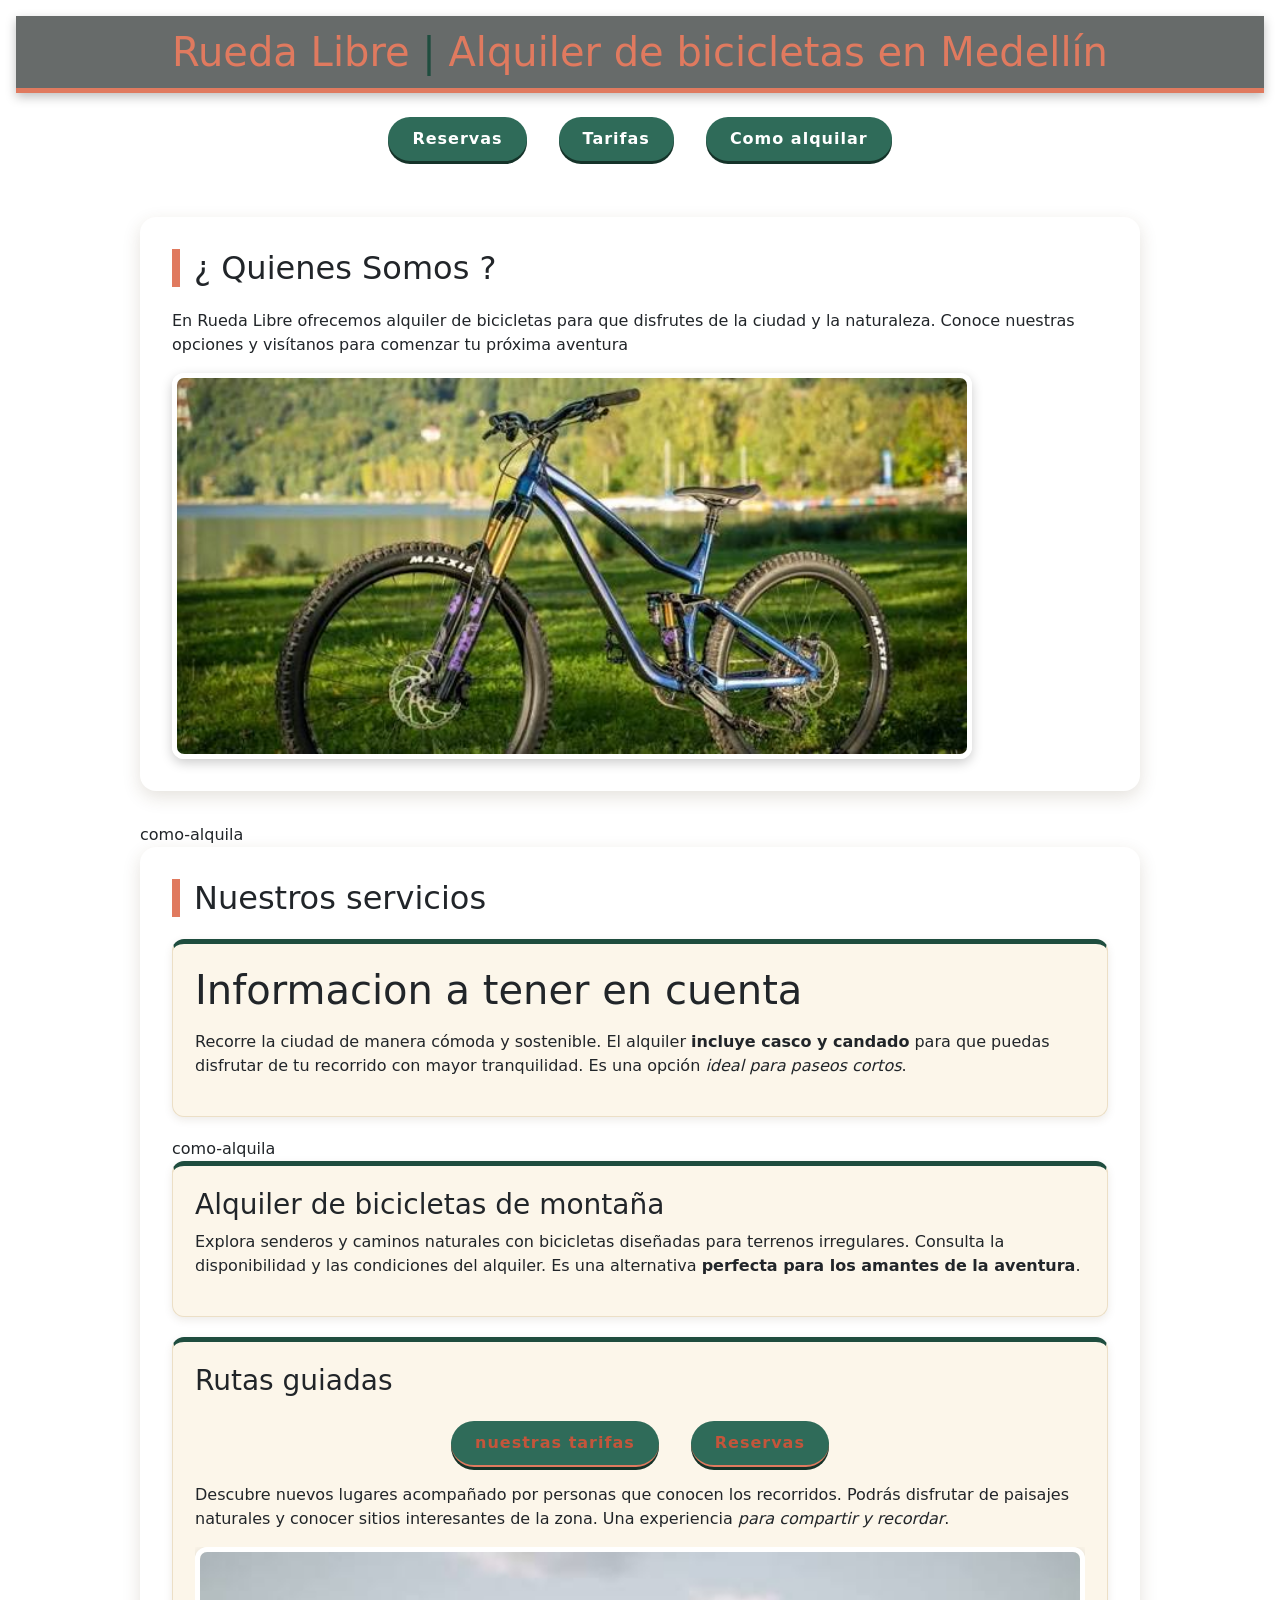
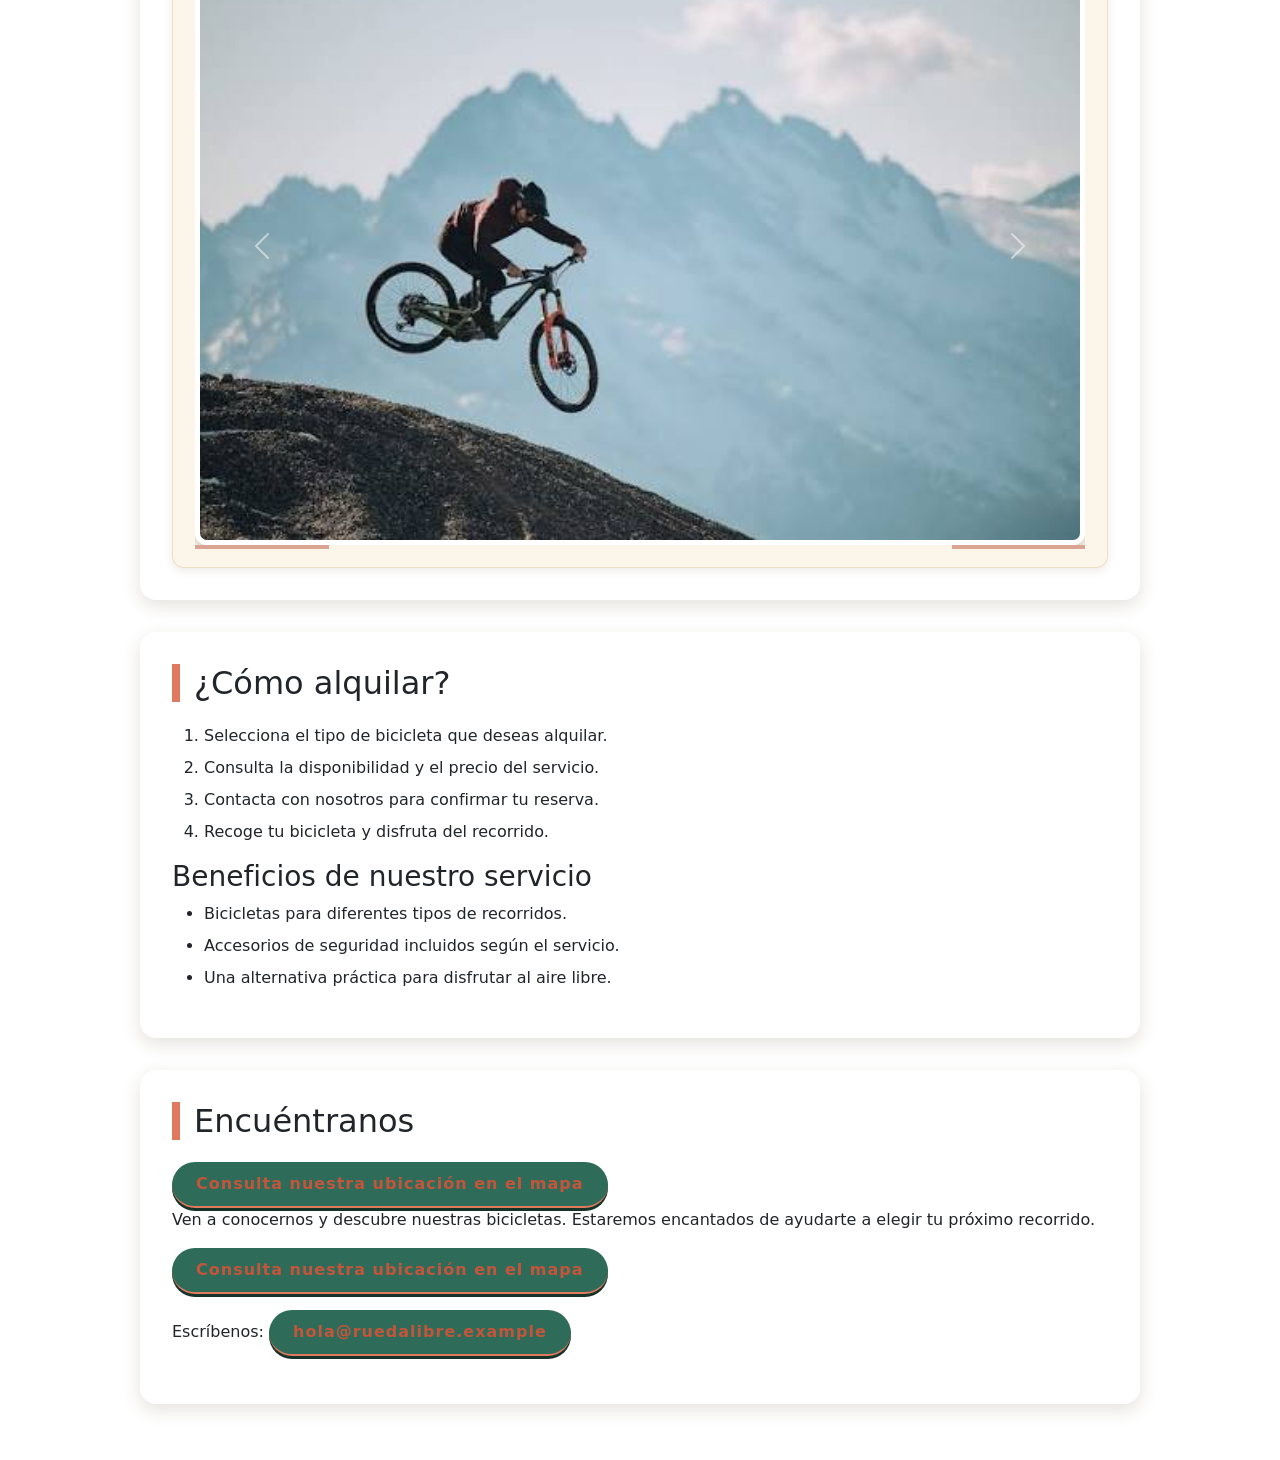
<file: index.html>
<!DOCTYPE html>
<html lang="es">
<head>
    <meta charset="UTF-8">
    <meta name="viewport" content="width=device-width, initial-scale=1.0">
    <title>Rueda Libre</title>

    <link rel="stylesheet" href="/css/styles.css">
    <link href="https://cdn.jsdelivr.net/npm/bootstrap@5.3.3/dist/css/bootstrap.min.css" rel="stylesheet">
</head>
<body>
    



    
    <h1 class="arriba">
        Rueda Libre <span>|</span> Alquiler de bicicletas en Medellín
    </h1>

    <nav class="menu">
<a href="/paginas/reservas.html">Reservas</a>    
<a href="/paginas/tarifas.html">Tarifas</a>
<a href="#como-alquilar">Como alquilar</a>
</nav>
    
    
    <main>
        
        <section id="quienes_somos">
            
            <h2>¿  Quienes Somos ?</h2>
            
            <p>
                En Rueda Libre ofrecemos alquiler de bicicletas para que
                disfrutes de la ciudad y la naturaleza. Conoce nuestras
                opciones y visítanos para
                comenzar tu próxima aventura
            </p>
            
            <img src="img/bicicleta2.jpeg" 
            alt="bike1"
            width="800">
            
            
        </section>como-alquila
        
        
        <section id="servicios">
            
            <h2>Nuestros servicios</h2>
            
            <article>
                <h1>Informacion a tener en cuenta</h1>
                
                <p>
                    
                </p>
                
                <p>
                    Recorre la ciudad de manera cómoda y sostenible.
                    El alquiler <strong>incluye casco y candado</strong>
                    para que puedas disfrutar de tu recorrido con mayor
                    tranquilidad. Es una opción <em>ideal para paseos cortos</em>.
                </p>
                
            </article>como-alquila
            
            
            
            <article>
                <h3>Alquiler de bicicletas de montaña</h3>
                
                <p>
                    Explora senderos y caminos naturales con bicicletas
                    diseñadas para terrenos irregulares. Consulta la
                    disponibilidad y las condiciones del alquiler.
                    Es una alternativa <strong>perfecta para los amantes
                        de la aventura</strong>.
                    </p>
                </article>
                
                <article >
                    <h3>Rutas guiadas</h3>
                    <div class="menu">
                    <a href="/paginas/tarifas.html">nuestras tarifas</a>
                     <a href="/paginas/reservas.html">Reservas</a>
                     </div>
        <p>
            Descubre nuevos lugares acompañado por personas que
            conocen los recorridos. Podrás disfrutar de paisajes
            naturales y conocer sitios interesantes de la zona.
            Una experiencia <em>para compartir y recordar</em>.
        </p>

<div id="carruselPrincipal" class="carousel slide" data-bs-ride="carousel">
  <div class="carousel-inner">
    <div class="carousel-item active">
      <img src="/img/pal.jpeg" class="d-block w-100" alt="Foto 1">
    </div>
    <div class="carousel-item">
      <img src="/img/carr2.jpeg" class="d-block w-100" alt="Foto 2">
    </div>
    <div class="carousel-item">
      <img src="/img/carr3.jpeg" class="d-block w-100" alt="Foto 3">
    </div>
  </div>

  <button class="carousel-control-prev" type="button" data-bs-target="#carruselPrincipal" data-bs-slide="prev">
    <span class="carousel-control-prev-icon"></span>
    <span class="visually-hidden">Anterior</span>
  </button>
  <button class="carousel-control-next" type="button" data-bs-target="#carruselPrincipal" data-bs-slide="next">
    <span class="carousel-control-next-icon"></span>
    <span class="visually-hidden">Siguiente</span>
  </button>
</div>

    </article>

  
        </section>

        <section id="como-alquilar">
    <h2>¿Cómo alquilar?</h2>

    <ol>
        <li>Selecciona el tipo de bicicleta que deseas alquilar.</li>

        <li>Consulta la disponibilidad y el precio del servicio.</li>

        <li>Contacta con nosotros para confirmar tu reserva.</li>

        <li>Recoge tu bicicleta y disfruta del recorrido.</li>
    </ol>

    <h3>Beneficios de nuestro servicio</h3>

    <ul>
        <li>Bicicletas para diferentes tipos de recorridos.</li>
        <li>Accesorios de seguridad incluidos según el servicio.</li>
        <li>Una alternativa práctica para disfrutar al aire libre.</li>
    </ul>
</section>

<section id="encuentranos">
    <h2>Encuéntranos</h2>

    <a
    href="https://www.google.com/maps"
    target="_blank"
>
    Consulta nuestra ubicación en el mapa
</a>


    <p>
        Ven a conocernos y descubre nuestras bicicletas.
        Estaremos encantados de ayudarte a elegir tu próximo recorrido.
    </p>

    <p>
        <a
            href="https://www.google.com/maps"
            target="_blank"
            rel="noopener noreferrer"
        >
            Consulta nuestra ubicación en el mapa
        </a>
    </p>

    <p>
        Escríbenos:
        <a href="mailto:hola@ruedalibre.example">
            hola@ruedalibre.example
        </a>
    </p>
</section>

    
    </main>
<script src="https://cdn.jsdelivr.net/npm/bootstrap@5.3.3/dist/js/bootstrap.bundle.min.js"></script>
</body>
</html>
</file>
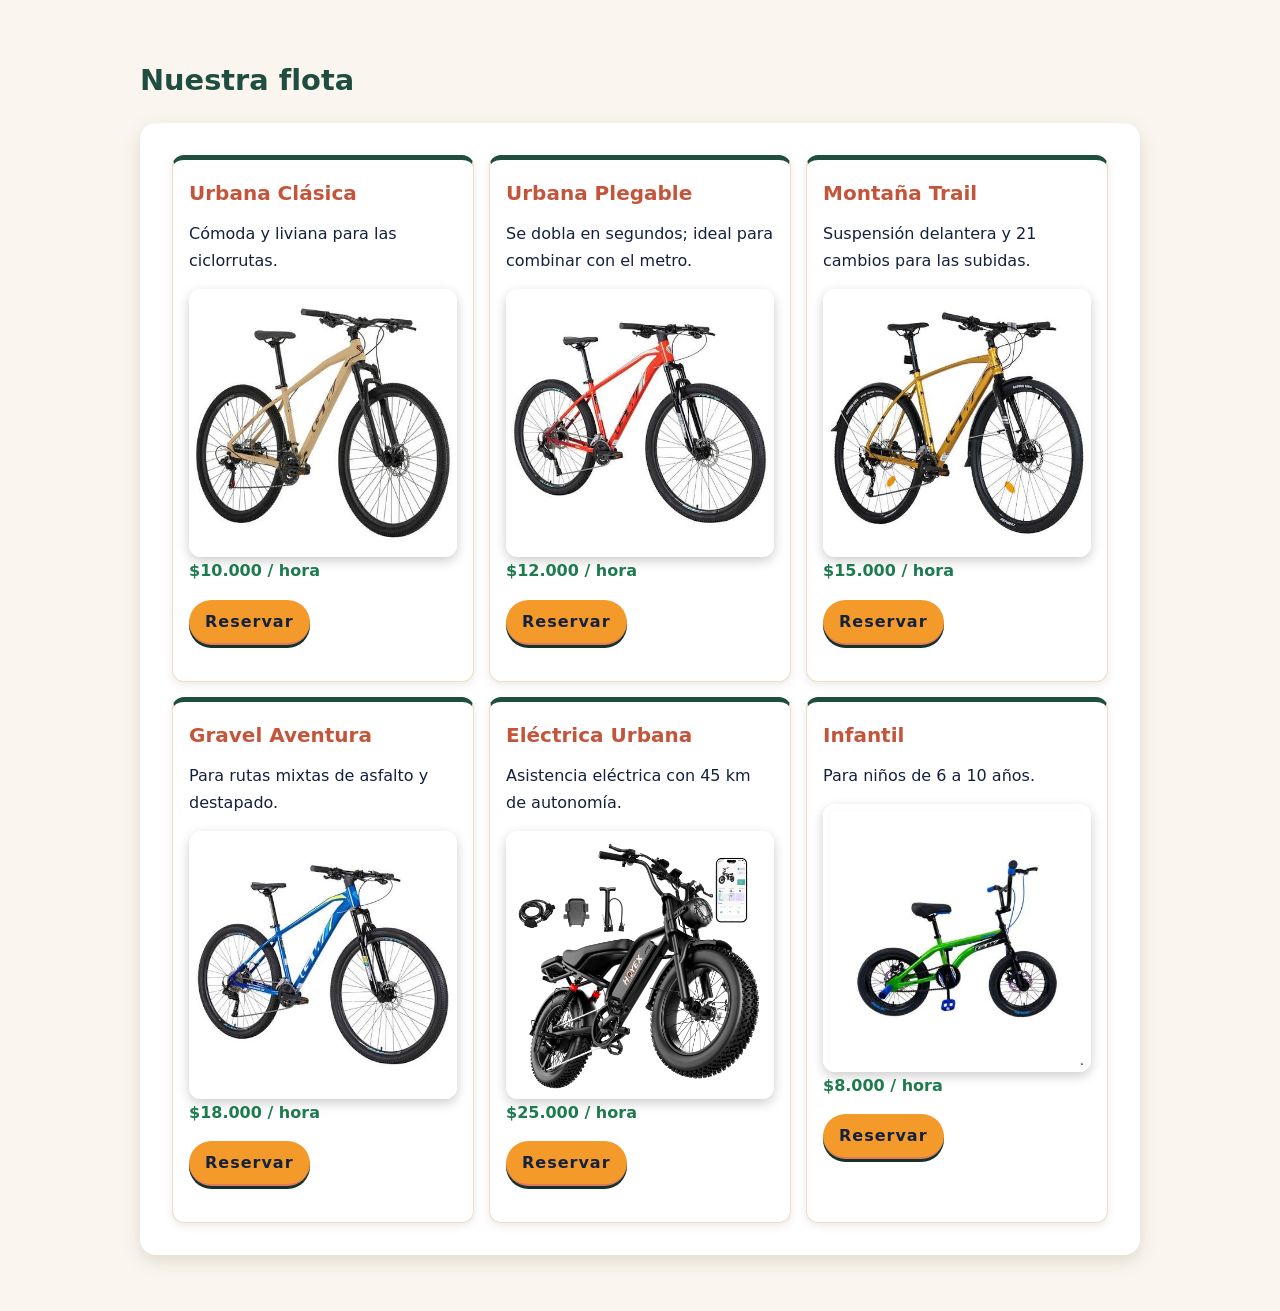
<file: paginas/catalogo.html>
<!DOCTYPE html>
<html lang="es">
<head>
    <meta charset="UTF-8">
    <meta name="viewport" content="width=device-width, initial-scale=1.0">

    <link rel="stylesheet" href="/css/styles.css">

    <title>Catalogo</title>
</head>
<body>

    <main>
  <h2>Nuestra flota</h2>
  <section class="flota">
    <article class="bici">
      <h3>Urbana Clásica</h3>
      <p>Cómoda y liviana para las ciclorrutas.</p>
      <img src="/img/reservas.jpeg" alt="">
      <p class="precio">$10.000 / hora</p>
      <a href="#reservas">Reservar</a>
    </article>
    <article class="bici">
      <h3>Urbana Plegable</h3>
      <p>Se dobla en segundos; ideal para combinar con el metro.</p>
      <img src="/img/reservas2.jpeg" alt="">
      <p class="precio">$12.000 / hora</p>
      <a href="#reservas">Reservar</a>
    </article>
    <article class="bici">
      <h3>Montaña Trail</h3>
      <p>Suspensión delantera y 21 cambios para las subidas.</p>
      <img src="/img/reservas3.jpeg" alt="">
      <p class="precio">$15.000 / hora</p>
      <a href="#reservas">Reservar</a>
    </article>
    <article class="bici">
      <h3>Gravel Aventura</h3>
      <p>Para rutas mixtas de asfalto y destapado.</p>
      <img src="/img/reservas4.jpeg" alt="">
      <p class="precio">$18.000 / hora</p>
      <a href="#reservas">Reservar</a>
    </article>
    <article class="bici">
      <h3>Eléctrica Urbana</h3>
      <p>Asistencia eléctrica con 45 km de autonomía.</p>
      <img src="/img/electrica.jpg" alt="">
      <p class="precio">$25.000 / hora</p>
      <a href="#reservas">Reservar</a>
    </article>
    <article class="bici">
      <h3>Infantil</h3>
      <p>Para niños de 6 a 10 años.</p>
      <img src="/img/5.jpeg" alt="">
      <p class="precio">$8.000 / hora</p>
      <a href="#reservas">Reservar</a>
    </article>
  </section>
</main>
    
</body>
</html>
</file>
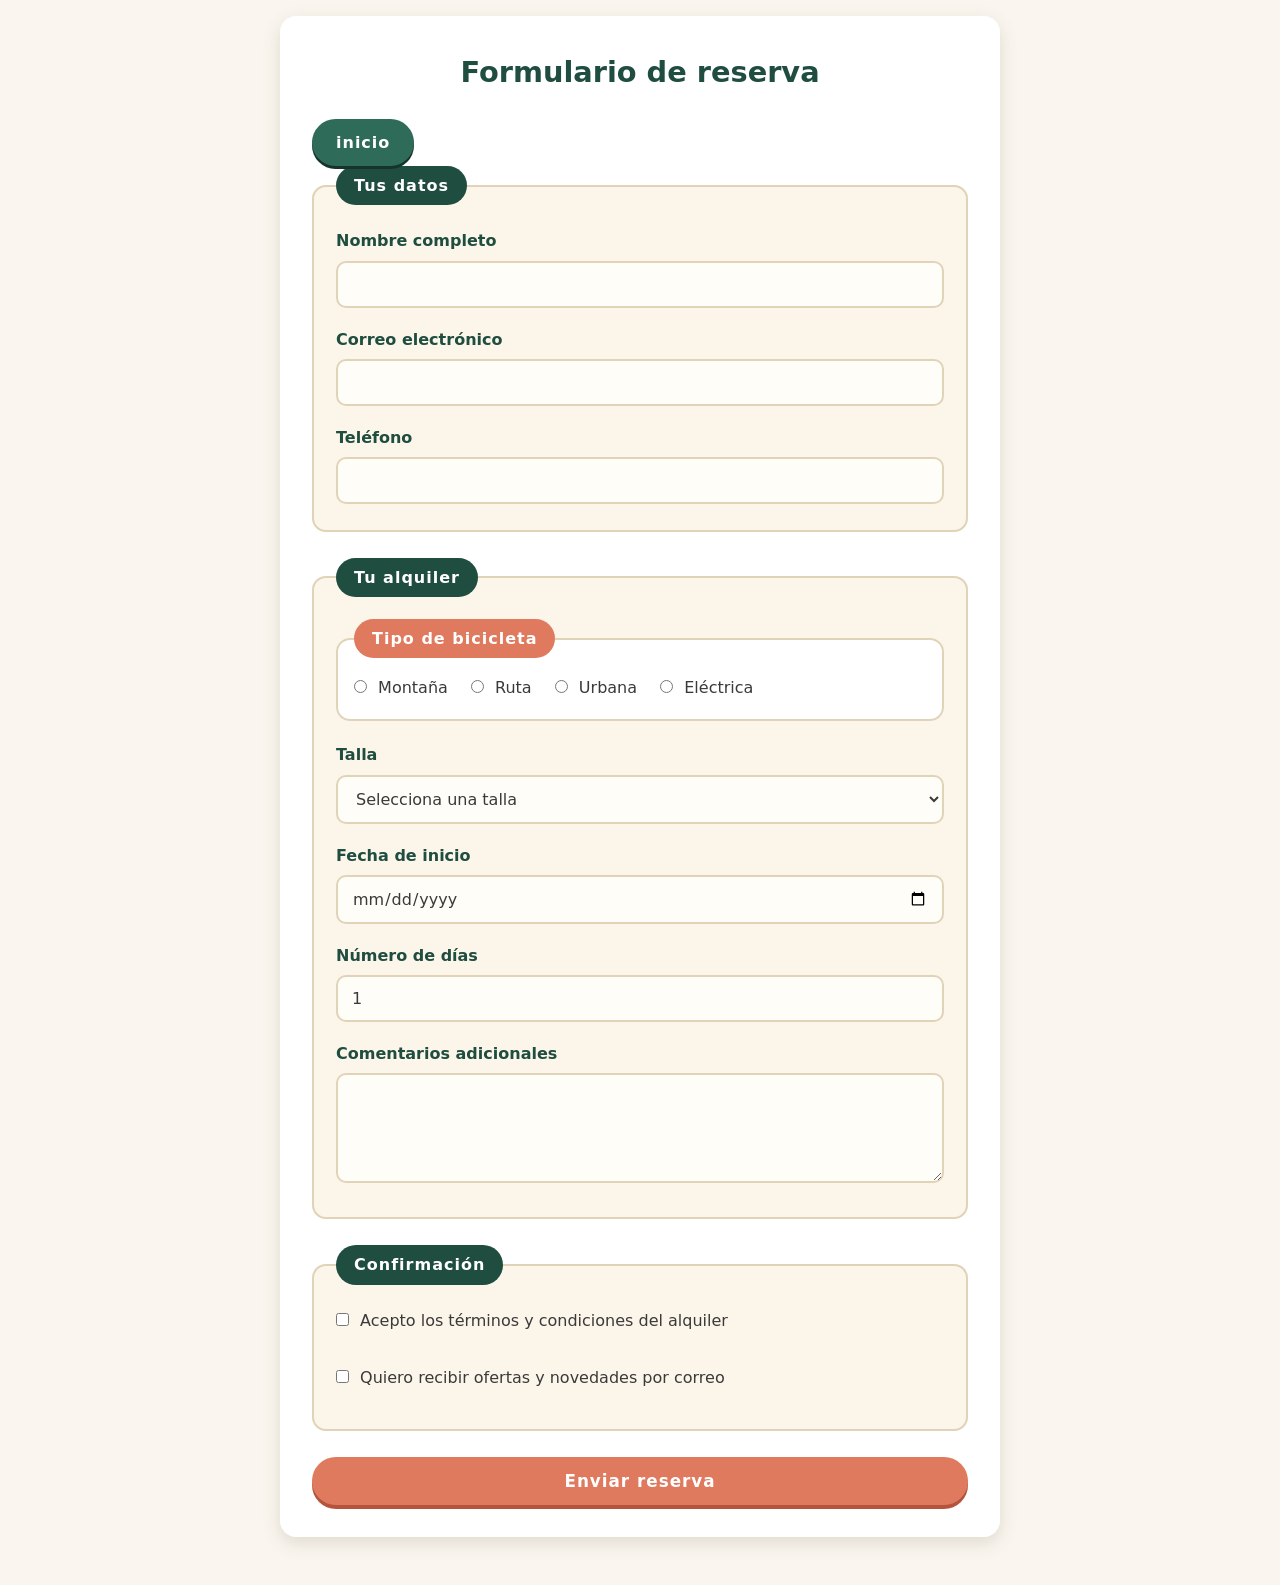
<file: paginas/reservas.html>
<!DOCTYPE html>
<html lang="en">
<head>
    <meta charset="UTF-8">
    <meta name="viewport" content="width=device-width, initial-scale=1.0">
    <title>Reserva tu bicicleta</title>
    <link rel="stylesheet" href="/css/styles.css">
</head>
<body>


<section id="formulario-reserva">
  <h2>Formulario de reserva</h2>

  <a href="/index.html">inicio</a>



  <form action="/reservas" method="post">

    <fieldset>
      <legend>Tus datos</legend>

      <p>
        <label for="nombre">Nombre completo</label>
        <input type="text" id="nombre" name="nombre" required>
      </p>

      <p>
        <label for="correo">Correo electrónico</label>
        <input type="email" id="correo" name="correo" required>
      </p>

      <p>
        <label for="telefono">Teléfono</label>
        <input type="tel" id="telefono" name="telefono" required>
      </p>
    </fieldset>

    <fieldset>
      <legend>Tu alquiler</legend>

      <fieldset>
        <legend>Tipo de bicicleta</legend>

        <input type="radio" id="tipo-montana" name="tipo_bicicleta" value="montana" required>
        <label for="tipo-montana">Montaña</label>

        <input type="radio" id="tipo-ruta" name="tipo_bicicleta" value="ruta">
        <label for="tipo-ruta">Ruta</label>

        <input type="radio" id="tipo-urbana" name="tipo_bicicleta" value="urbana">
        <label for="tipo-urbana">Urbana</label>

        <input type="radio" id="tipo-electrica" name="tipo_bicicleta" value="electrica">
        <label for="tipo-electrica">Eléctrica</label>
      </fieldset>

      <p>
        <label for="talla">Talla</label>
        <select id="talla" name="talla" required>
          <option value="">Selecciona una talla</option>
          <option value="s">S</option>
          <option value="m">M</option>
          <option value="l">L</option>
          <option value="xl">XL</option>
        </select>
      </p>

      <p>
        <label for="fecha-inicio">Fecha de inicio</label>
        <input type="date" id="fecha-inicio" name="fecha_inicio" required>
      </p>

      <p>
        <label for="dias">Número de días</label>
        <input type="number" id="dias" name="dias" min="1" max="30" value="1" required>
      </p>

      <p>
        <label for="comentarios">Comentarios adicionales</label>
        <textarea id="comentarios" name="comentarios" rows="4" cols="40"></textarea>
      </p>
    </fieldset>

    <fieldset>
      <legend>Confirmación</legend>

      <p>
        <input type="checkbox" id="terminos" name="acepta_terminos" value="si" required>
        <label for="terminos">Acepto los términos y condiciones del alquiler</label>
      </p>

      <p>
        <input type="checkbox" id="novedades" name="recibir_novedades" value="si">
        <label for="novedades">Quiero recibir ofertas y novedades por correo</label>
      </p>
    </fieldset>

    <button type="submit">Enviar reserva</button>
  </form>
</section>
</body>
</html>
</file>
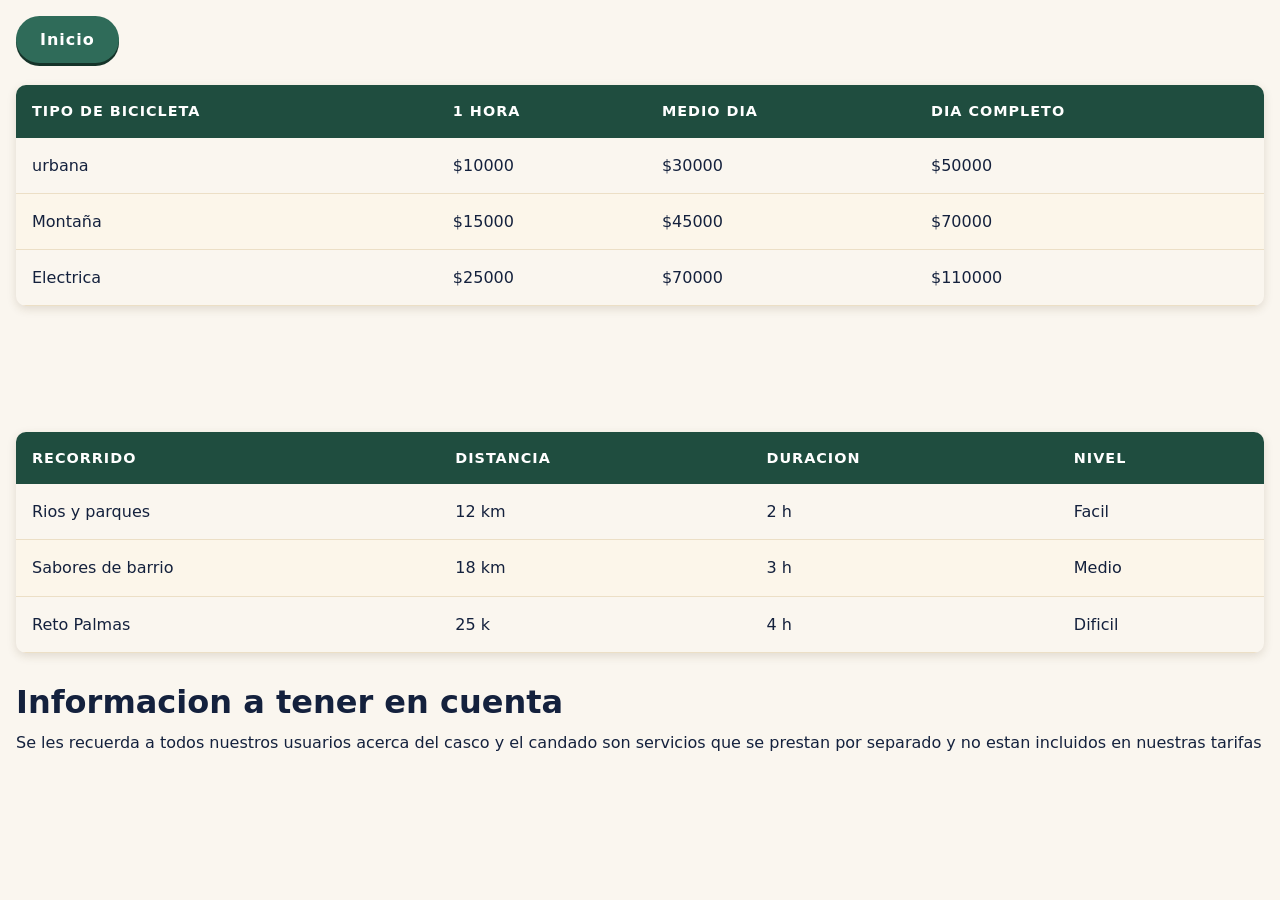
<file: paginas/tarifas.html>
<!DOCTYPE html>
<html lang="es">

<head>
    <meta charset="UTF-8">
    <meta name="viewport" content="width=device-width, initial-scale=1.0">
    <title>Bike Tarifas</title>

    <link rel="stylesheet" href="/css/styles.css">
</head>

<body>

        <a href="/index.html">Inicio</a>

    
    <table>
        
        <thead>
            
            <tr>
                <th> tipo de bicicleta </th>
                <th> 1 hora </th>
                <th> medio dia </th>
                <th> Dia completo </th>
            </tr>
        </thead>
        
        <tbody>
            <tr>
                <td>urbana</td>
                <td>$10000</td>
                <td>$30000</td>
                <td>$50000</td>
                
            </tr>
            <tr>
                <td>Montaña</td>
                <td>$15000</td>
                <td>$45000</td>
                <td>$70000</td>
                
            </tr>
            <tr>
                <td>Electrica</td>
                <td>$25000</td>
                <td>$70000</td>
                <td>$110000</td>
                
            </tr>
        </tbody>
    </table>
    
    
    <table id="2">
        
        <thead>
            
            <tr>
                <th> Recorrido </th>
                <th> Distancia </th>
                <th> Duracion </th>
                <th> Nivel </th>
            </tr>
        </thead>
        
        <br> <br> <br>
        
        <tbody>
            <tr>
                <td>Rios y parques</td>
                <td>12 km</td>
                <td>2 h</td>
                <td>Facil</td>
                
            </tr>
            <tr>
                <td>Sabores de barrio</td>
                <td>18 km</td>
                <td>3 h</td>
                <td>Medio</td>
                
            </tr>
            <tr>
                <td>Reto Palmas</td>
                <td>25 k</td>
                <td>4 h</td>
                <td>Dificil</td>
                
            </tr>
        </tbody>
    </table>
    
    
    <h1>Informacion a tener en cuenta</h1>
    
    <p>
        Se les recuerda a todos nuestros usuarios acerca del casco y el candado son servicios que se prestan por separado
        y no estan incluidos en nuestras tarifas
    </p>

</body>

</html>
</file>
<file: css/styles.css>
* {
    margin: 0;
    padding: 0;
    box-sizing: border-box;
}




a{
    display: flex;
    padding: 1rem;
    justify-content: center;
    gap: 2rem;
}

body {
    font-family: "Trebuchet MS", Verdana, Arial, sans-serif;
    background-color: #f7efe2;
    color: #3a3a3a;
    line-height: 1.7;
    font-size: 16px;
}

header {
    background-color: #1f4d3f;
    color: #ffffff;
    padding: 40px 20px 28px;
    text-align: center;
    border-bottom: 8px solid #e07a5f;
    box-shadow: 0 4px 12px rgba(0, 0, 0, 0.25);
}

header h1 {
    font-size: 2.6rem;
    letter-spacing: 3px;
    text-transform: uppercase;
    margin-bottom: 20px;
    text-shadow: 2px 2px 0 #153329;
}

nav ul {
    list-style: none;
    text-align: center;
}

nav li {
    display: inline-block;
    margin: 6px 4px;
}

nav a {
    display: block;
    text-decoration: none;
    color: #ffffff;
    font-weight: bold;
    letter-spacing: 1px;
    padding: 10px 24px;
    background-color: #2f6b59;
    border-radius: 30px;
    box-shadow: 0 3px 0 #153329;
    transition: background-color 0.2s;
}

nav a:hover {
    background-color: #e07a5f;
}

main {
    width: 90%;
    max-width: 1000px;
    margin: 40px auto;
}

h2 {
    color: #1f4d3f;
    font-size: 1.8rem;
    margin-bottom: 18px;
}

h3 {
    color: #c4553b;
    font-size: 1.25rem;
    margin-bottom: 10px;
}

p {
    margin-bottom: 15px;
}

section {
    background-color: #ffffff;
    border-radius: 16px;
    padding: 32px;
    margin-bottom: 32px;
    box-shadow: 0 6px 18px rgba(80, 60, 30, 0.15);
}

section > h2 {
    border-left: 8px solid #e07a5f;
    padding-left: 14px;
    margin-bottom: 22px;
}

article {
    background-color: #fcf6ea;
    border: 1px solid #ecdfc6;
    border-top: 5px solid #1f4d3f;
    border-radius: 12px;
    padding: 22px;
    margin-bottom: 20px;
    box-shadow: 0 3px 8px rgba(80, 60, 30, 0.1);
}

article:last-child {
    margin-bottom: 0;
}

img {
    max-width: 100%;
    height: auto;
    display: block;
    border-radius: 12px;
    border: 5px solid #ffffff;
    box-shadow: 0 4px 12px rgba(0, 0, 0, 0.2);
}

figure {
    margin: 22px 0;
}

figcaption {
    text-align: center;
    font-size: 0.9rem;
    font-style: italic;
    color: #7a6f5d;
    margin-top: 10px;
}

table {
    width: 100%;
    border-collapse: collapse;
    margin: 22px 0;
    border-radius: 10px;
    overflow: hidden;
    box-shadow: 0 3px 10px rgba(80, 60, 30, 0.15);
}

thead {
    background-color: #1f4d3f;
    color: #ffffff;
}

th {
    text-transform: uppercase;
    letter-spacing: 1px;
    font-size: 0.9rem;
}

th,
td {
    padding: 14px 16px;
    text-align: left;
}

td {
    border-bottom: 1px solid #ecdfc6;
}

tbody tr:nth-child(even) {
    background-color: #fcf6ea;
}

tbody tr:hover {
    background-color: #fde8df;
}

aside {
    background-color: #fde8df;
    border-left: 8px solid #e07a5f;
    border-radius: 12px;
    padding: 24px;
    margin: 28px 0;
    box-shadow: 0 3px 8px rgba(80, 60, 30, 0.1);
}

aside h2,
aside h3 {
    color: #c4553b;
    border: none;
    padding: 0;
}

ul,
ol {
    padding-left: 28px;
    margin: 12px 0;
}

li {
    margin-bottom: 8px;
}

main a {
    color: #c4553b;
    font-weight: bold;
    text-decoration: none;
    border-bottom: 2px solid #e07a5f;
}

main a:hover {
    color: #1f4d3f;
    border-bottom-color: #1f4d3f;
}

label {
    display: block;
    font-weight: bold;
    color: #1f4d3f;
    margin-bottom: 6px;
    cursor: pointer;
}

input,
select,
textarea {
    width: 100%;
    padding: 12px 14px;
    border: 2px solid #e0d3b8;
    border-radius: 10px;
    font-family: inherit;
    font-size: 1rem;
    color: #3a3a3a;
    background-color: #fffdf8;
}

input:focus,
select:focus,
textarea:focus {
    outline: none;
    border-color: #e07a5f;
    background-color: #ffffff;
}

textarea {
    min-height: 110px;
    resize: vertical;
}

button {
    background-color: #e07a5f;
    color: #ffffff;
    font-family: inherit;
    font-size: 1.05rem;
    font-weight: bold;
    letter-spacing: 1px;
    border: none;
    border-radius: 30px;
    padding: 14px 32px;
    margin-top: 18px;
    cursor: pointer;
    box-shadow: 0 4px 0 #b5543b;
}

button:hover {
    background-color: #1f4d3f;
    box-shadow: 0 4px 0 #153329;
}

#formulario-reserva {
    max-width: 720px;
    margin-left: auto;
    margin-right: auto;
}

#formulario-reserva h2 {
    text-align: center;
    border-left: none;
    padding-left: 0;
}

#formulario-reserva fieldset {
    border: 2px solid #e0d3b8;
    border-radius: 14px;
    background-color: #fcf6ea;
    padding: 22px 22px 8px;
    margin-bottom: 26px;
}

#formulario-reserva legend {
    background-color: #1f4d3f;
    color: #ffffff;
    font-weight: bold;
    letter-spacing: 1px;
    padding: 6px 18px;
    border-radius: 20px;
}

#formulario-reserva fieldset fieldset {
    background-color: #ffffff;
    padding: 16px 16px 6px;
    margin-bottom: 20px;
}

#formulario-reserva fieldset fieldset legend {
    background-color: #e07a5f;
}

#formulario-reserva p {
    margin-bottom: 18px;
}

#formulario-reserva input[type="radio"],
#formulario-reserva input[type="checkbox"] {
    width: auto;
    margin-right: 6px;
    cursor: pointer;
}

#formulario-reserva input[type="radio"] + label,
#formulario-reserva input[type="checkbox"] + label {
    display: inline-block;
    font-weight: normal;
    color: #3a3a3a;
    margin-right: 18px;
    margin-bottom: 12px;
}

#formulario-reserva button {
    display: block;
    width: 100%;
}

footer {
    background-color: #1f4d3f;
    color: #ffffff;
    text-align: center;
    padding: 30px 20px;
    margin-top: 50px;
    border-top: 8px solid #e07a5f;
}

footer p {
    margin-bottom: 6px;
}

footer a {
    color: #ffd9cc;
}

@media (max-width: 700px) {
    header h1 {
        font-size: 1.8rem;
        letter-spacing: 1px;
    }

    nav li {
        display: block;
    }

    section {
        padding: 20px;
    }

    th,
    td {
        padding: 10px 8px;
        font-size: 0.9rem;
    }
}

.arriba {
    text-align: center;
    color: #e07a5f;
    background-color: #676b6a;
    padding: 12px 20px;
    border-bottom: 5px solid #e07a5f;
    box-shadow: 0 4px 10px rgba(0, 0, 0, 0.25);

    & span{
        color: #1f4d3f;
    }
}

.menu {
    display: flex;
    padding: 1rem;
    justify-content: center;
    gap: 2rem;
}

* { box-sizing: border-box; }
body { font-family: "Open Sans", system-ui, sans-serif; margin: 0; padding: 1rem; background: #FAF6EF; color: #14213D; }

img { max-width: 100%; height: auto; }

.bici { background: #fff; border-radius: 12px; padding: 1rem;  }

.precio { color: #1E7A4F; font-weight: 700; }

.bici a { background: #F39A2B; color: #14213D; padding: .5rem 1rem; border-radius: 999px; text-decoration: none; }

.flota{
    display: grid;
    grid-template-columns: 1fr 1fr 1fr ;
    gap: 15px;
}

@media(width < 780px){
    .flota{
        grid-template-columns: 1fr 1fr ;
        gap: 1rem;
    }
}

@media (max-width: 480px) {
  .flota {
    grid-template-columns: 1fr;
    padding: 0.5rem;
  }
}

body { background: #FAF6EF; color: #14213D; }

.bici { background: #fff; border-radius: 12px; padding: 1rem; height: 100%; }

.precio { color: #1E7A4F; font-weight: 700; }

a {

        display: inline-block;
    text-decoration: none;
    text-align: center;
    color: #ffffff;
    font-weight: bold;
    letter-spacing: 1px;
    padding: 10px 24px;
    background-color: #2f6b59;
    border-radius: 30px;
    box-shadow: 0 3px 0 #153329;
    transition: background-color 0.2s;
}
</file>
